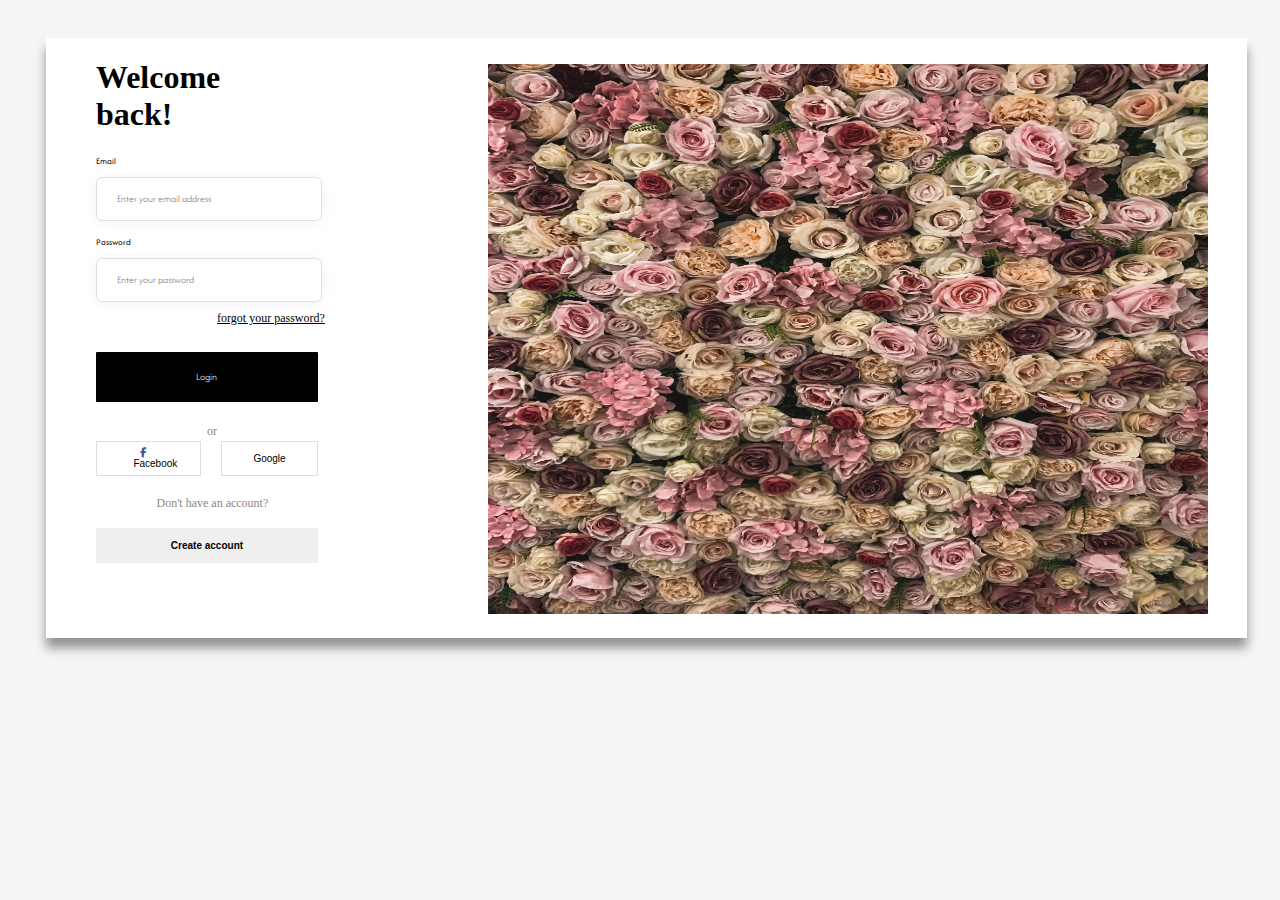
<file: index.html>
<!DOCTYPE html>
<html lang="en">
<head>
    <meta charset="UTF-8">
    <meta name="viewport" content="width=device-width, initial-scale=1.0">
    <title>Login Page</title>
    <link rel="stylesheet" href="index.css">
    
     <link rel="preconnect" href="https://fonts.googleapis.com">
    <link href='https://fonts.googleapis.com/css?family=Afacad Flux' rel='stylesheet'>
<link rel="stylesheet" 
href="https://cdnjs.cloudflare.com/ajax/libs/font-awesome/6.7.2/css/all.min.css" 
integrity="sha512-Evv84Mr4kqVGRNSgIGL/F/aIDqQb7xQ2vcrdIwxfjThSH8CSR7PBEakCr51Ck+w+/U6swU2Im1vVX0SVk9ABhg==" 
crossorigin="anonymous" 
referrerpolicy="no-referrer" />
</head>
<body>
    
    <div class="container">
        <div>
            <div class="diva">
                <form class="login-form"> 
                <div>
                    <h1>
                    Welcome</br> back!
                </h1>
                </div>

                <div>
                    <label class="label">
                    Email
                </label>
                </div>
                
                <div>
                
                    <input 
                        type="email" 
                        class="email" 
                        placeholder="Enter your email address" 
                        required>
                </div>
                <div>
                    <label class="label">
                    Password
                </label>
                </div>
                <div>
                    <input 
                        type="password" 
                        class="password" 
                        placeholder="Enter your password" 
                        required>
                </div>
               
                
               <div>
                    <p class="forgot">
                        <a class="frget" href="index.html">
                        forgot your password?
                        </a>
                    </p>
               </div>

                <div>
                    <button 
                        type="submit" 
                        class="log_btn">
                        Login
                    </button>
                </div>

                <p class="or">
                or
                </p>

                <div class="social">
                    <button 
                        type="button" 
                        class="fb">
                        <i class="fa-brands fa-facebook-f"></i>
                        Facebook
                    </button>
        
                    <button 
                        type="button" 
                        class="Google">
                        Google
                    </button>  

                </div>
                <p class= "dont"> 
                Don't have an account?
                </p>

                <button 
                    type="button" 
                    class="create">
                    <b>
                        Create account
                    </b>
                </button>
           
            </form>
            </div>
             
        </div>
        <img 
                    src="Image/Page image.jpg"
                    alt="side_page"
                    class="image"/>  
                    
    </div>
    <script src="index.js">
        
    </script>
</body>
</html>
</file>
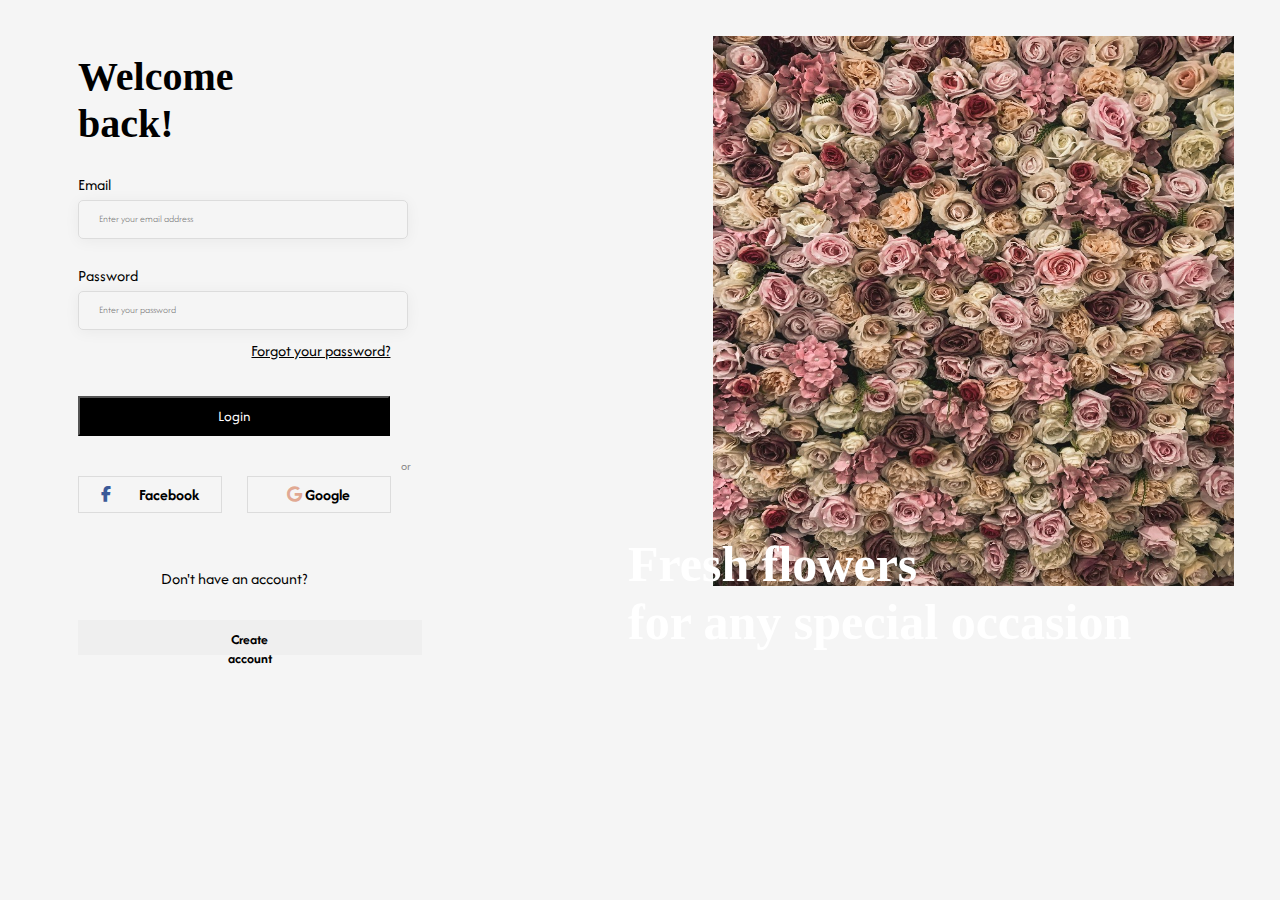
<file: prac.html>
<!DOCTYPE html>
<html lang="en">
<head>
    <meta charset="UTF-8">
    <meta name="viewport" content="width=device-width, initial-scale=1.0">
    <title>Document</title>
    <link rel="preconnect" href="https://fonts.googleapis.com">
    <link href='https://fonts.googleapis.com/css?family=Afacad Flux' rel='stylesheet'>
<link rel="stylesheet" 
href="https://cdnjs.cloudflare.com/ajax/libs/font-awesome/6.7.2/css/all.min.css" 
integrity="sha512-Evv84Mr4kqVGRNSgIGL/F/aIDqQb7xQ2vcrdIwxfjThSH8CSR7PBEakCr51Ck+w+/U6swU2Im1vVX0SVk9ABhg==" 
crossorigin="anonymous" 
referrerpolicy="no-referrer" />
    <link rel="stylesheet" href="index.css" />
    <style>
.main-div{
    display: flex;
    

}

.second-div{
width: 36%;
    place-items: center;
    margin:    20px 70px 10px 70px;

    
    
    
}
img{
    width: 78%;
    height: 660px;
    margin-right: 25px;
    margin-bottom: 25px;
margin-top: 25px;
margin-left: 8px;
position: relative;

}
.flowers{
    position: absolute;
    margin-left: 620px;
    margin-top: 527px;
    color: white;
    font-size: 50px;
}

h1{
    font-weight: 700;
    font-size: 40px;
    
    margin-top: 25px;
}
.email{
    width: 98%;
    height: 35px;
    margin-bottom: 10px;
    border-radius: 5px;
    border: 1px solid gainsboro;
    font-family: Afacad Flux, Helvetica, sans-serif;
}
.password{
    width: 98%;
    height: 35px;
    color: black;
    border-radius: 5px;
    border: 1px solid gainsboro;
    font-family: Afacad Flux, Helvetica, sans-serif;
    
}
.p-word{
    color: black;
}
.create{
    padding: 10px 130px;
    border: none;
    font-family: Afacad Flux, Helvetica, sans-serif;
    font-size: 14px;
    font-weight: 700;

}
.login{
    width: 100%;
    height: 40px;
    color: white;
    background-color: black;
    font-family: Afacad Flux, Helvetica, sans-serif;
    font-size: 15px;
}
.p-for-forgot{
    margin-top: 10px;
margin-bottom: 35px;
    font-family: Afacad Flux, sans-serif;
text-align: right;
}

.fa-facebook-f{
color: #3b5998;
}


.p-for-create{
    text-align: center;
    margin-top: 55px;
    font-family: Afacad Flux, sans-serif;
    

}
.p-one{
margin-bottom: 5px;
font-family: Afacad Flux, Helvetica, sans-serif;

}
.p-two{
margin-bottom: 5px;
font-family: Afacad Flux, Helvetica, sans-serif;
}
.or{
    text-align: center;
    font-family: Afacad Flux, Helvetica, sans-serif;
}
.link{
    display: flex;
    gap: 25px;
     font-family: Afacad Flux, Helvetica, sans-serif;
     font-weight: 700;
    margin-bottom: 50px;
}
.tags{
    text-decoration: none;
    color: black;
}
.a-tag{
    border: 1px solid gainsboro;
    width: 50%;
    height: 35px;
    text-align: center;
    align-content: center;
     font-family: Afacad Flux, Helvetica, sans-serif;
     font-weight: 700;
    
    
}
.b-tag{
    border: 1px solid gainsboro;
    width: 50%;
    text-align: center;
    align-content: center;
    
}
.img-2{
    width: 70px;
height: 70px;

}
.fa-google{

color: rgba(205, 94, 50, 0.503);

}
.login:hover {
    cursor: pointer;
}

.link:hover {
    cursor: pointer;
}
.create:hover {
    cursor: pointer;
}
.p-for-forgot:hover{
    cursor: pointer;
}
</style>
</head>
<body>
    <div class="main-div">
    <div class="second-div" >
        <form>
            <h1>Welcome <br> back!</h1>

            <div class="email-password-grouping">
            <p class="p-one">Email</p> 
            <input  class="email" type="email" placeholder="Enter your email address"  required />

            </div>

            <div class="email-password-grouping">
            <p class="p-two">Password</p>
            <input class="password" type="password" placeholder="Enter your password" required />
             
            </div>
            <div class="p-for-forgot">
            <a class="p-word" href="https://www.gmail.com"> Forgot your password?</a>
            </div>
            <button class="login">Login</button>
            <p class="or">or</p>
            <div class="link">
            <div class="a-tag">
                 <i class="fa-brands fa-facebook-f"></i> 
            <a class="tags" href="https://www.facebook.com/">Facebook </a>
            </div>
            <div class="b-tag">
                <i class="fa-brands fa-google"></i>
                 <a class="tags" href="https://www.google.com/"  >Google</a>

            </div>
            </div>
            <p class="p-for-create">Don't have an account?</p>
            <button class="create" >Create account</button>
        </div>





        </form>
        <img 
                    src="Image/Page image.jpg"
                    alt="side_page"
                    class="image"/> 
        <h1 class="flowers">Fresh flowers <br> for any special occasion</h1>







</div>
<script src="index.js"></script>
    

</body>
</html>
</file>
<file: index.css>
html {
    padding: 0px;
    margin: 0px;
}
body {   
    background-color: #f5f5f5;
}
.container {
    background-color: white;
    margin-top: 3%;
    margin-right: 3%;
    margin-left: 3%;
    height: 600px;
    width: 95%;
    box-shadow: 0px 10px 10px rgb(0 0 0 / 40%);
    display: flex;
    flex-direction: row;

}
.email {
    height: 40px;
    width: 100%;
    line-height: 50px;
    border: 1px solid #dfdfdf;
    background: transparent;
    border-radius: 6px;
    padding-left: 20px;
    box-shadow: 0px 2px 15px rgb(0 0 0 / 5%);
    font-family: Afacad Flux, Helvetica, sans-serif;
    font-size: 10px;
    font-weight: 300;
    color: #888;
    margin-bottom: 15px;
    

}
.password {
    height: 40px;
    width: 100%;
    line-height: 50px;
    border: 1px solid #dfdfdf;
    background: transparent;
    border-radius: 6px;
    padding-left: 20px;
    box-shadow: 0px 2px 15px rgb(0 0 0 / 5%);
    font-family: Afacad Flux, Helvetica, sans-serif;
    font-size: 10px;
    font-weight: 300;
    color: #888;
}
.label {
    display: flex;
    font-weight: 400;
    font-size: 9px;
    padding-left: 0;
    padding-bottom: 10px;
    font-family: Afacad Flux, Helvetica, sans-serif;
}

.log_btn {
    width: 110%;
    height: 50px;
    font-size: 10px;
    font-weight: 300;
    background-color: black;
    color: white;
    border: none;
    border-radius: 1px;
    cursor: pointer;
    font-family: Afacad Flux, Helvetica, sans-serif;
    
}
.log_btn:hover {
    background-color: #888;
}
.frget {
    color: black;
    font-size: 12px;
    position: relative;
    left: 60%;
    top: -10px;
}
.or {
    font-size: 12px;
    color: #888;
    position: relative;
    left: 55%;
    top: 10px;
}
.login-form {
    margin-left: 50px;
    width: 100%;
    height: 100%;
}
.social {
    display: flex;
}
.fb {
    border: 1px solid #dfdfdf;
    background: transparent;
    border-radius: 0;
    padding-left: 20px;
    height: 35px;
    width: 100%;
    cursor: pointer;
    font-weight: 400;
    font-size: 10px;
    
}
.Google {
    border: 1px solid #dfdfdf;
    background: transparent;
    border-radius: 0;
    height: 35px;
    width: 100%;
    cursor: pointer;
    font-weight: 400;
    font-size: 10px;
    position: relative;
    left: 10%;
}
.dont {
    font-size: 12px;
    color: #888;
    margin-top: 5%;
    position: relative;
    top: 10px;
    left: 30%;

}
.create {
    border: 0;
    height: 35px;
    width: 110%;
    margin-bottom: 3%;
    font-size: 10px;
    font-weight: 400;
    cursor: pointer;
    margin-top: 15px;
}
.create:hover {
    background-color: darkslategrey;
    color: #f5f5f5;
}

.image {
    margin: 3%;
    width: 60%;
    height: 550px;
    margin-left: 20%;
    display: flex;;
    justify-content: center;
    position: relative;
    top: -10px;
}
.fa-facebook-f {
    margin-right: 25px;
    color: #3b5998;
    
}
</file>
